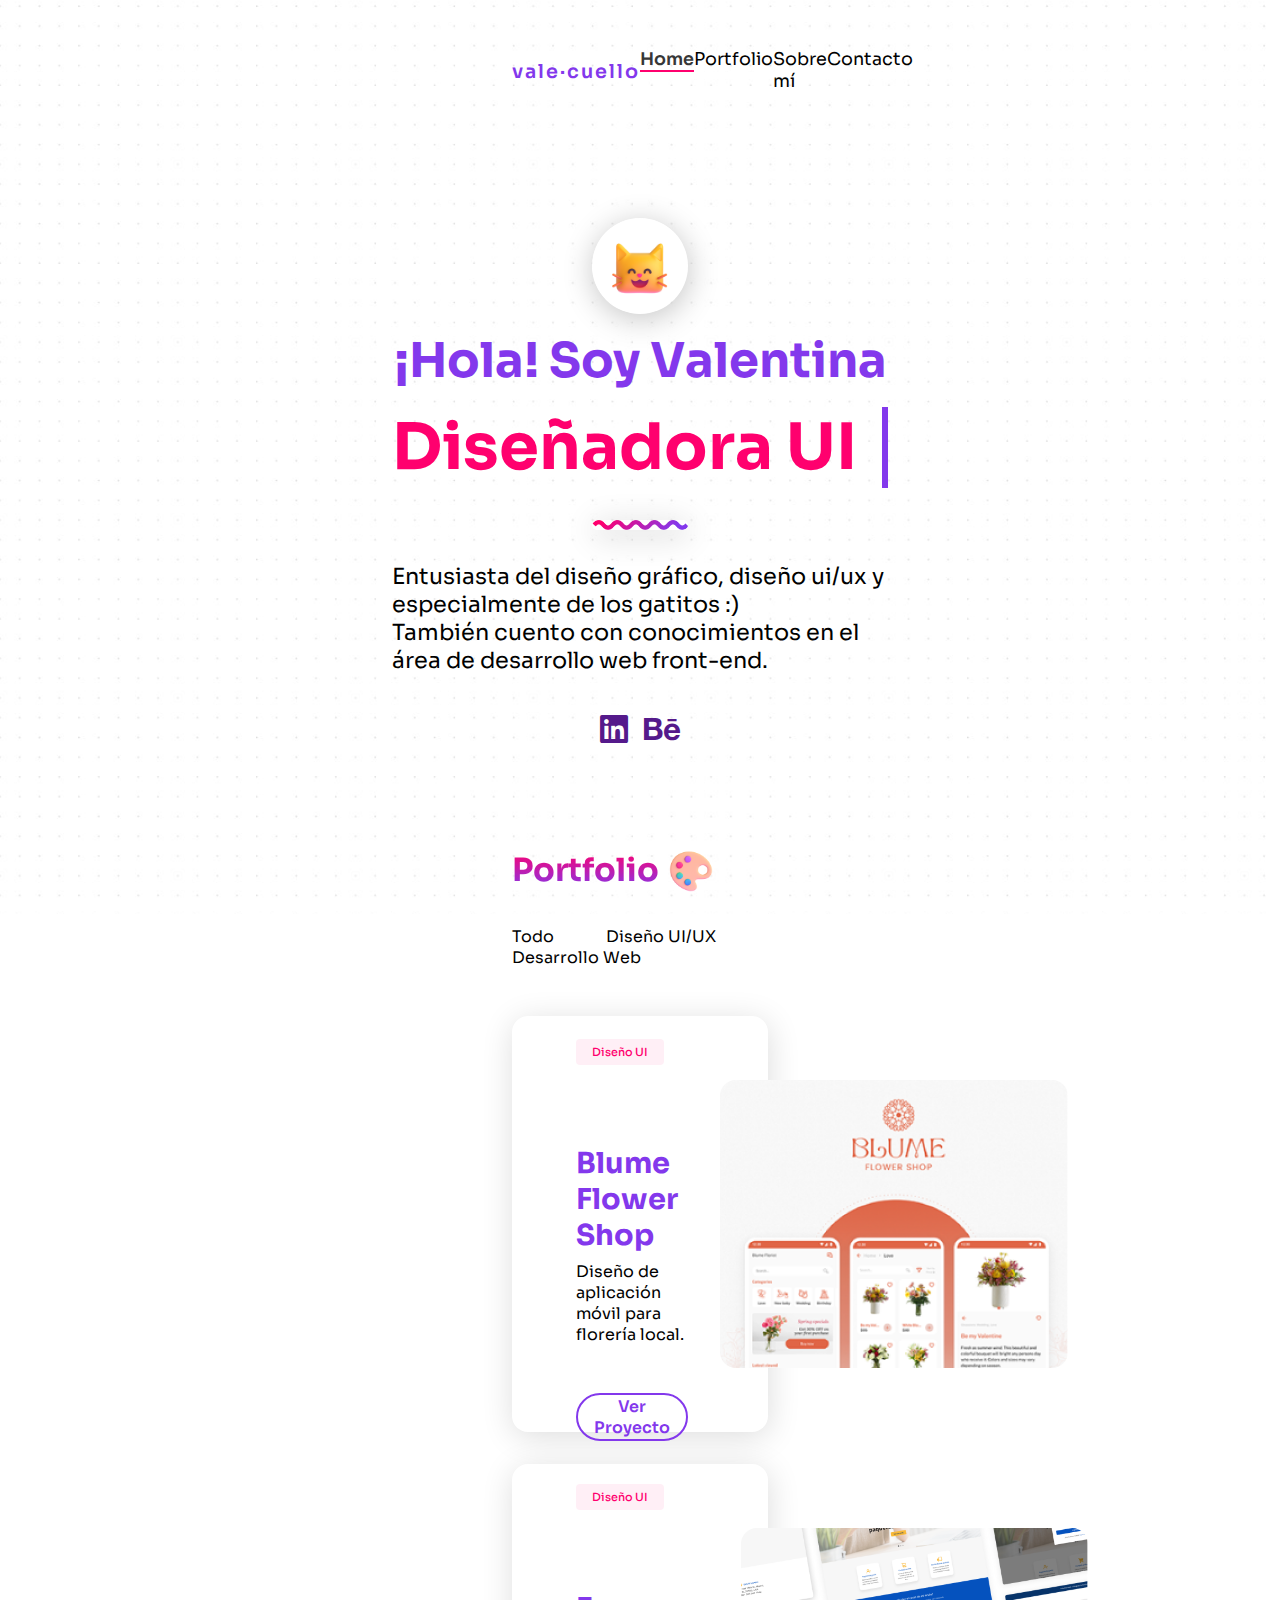
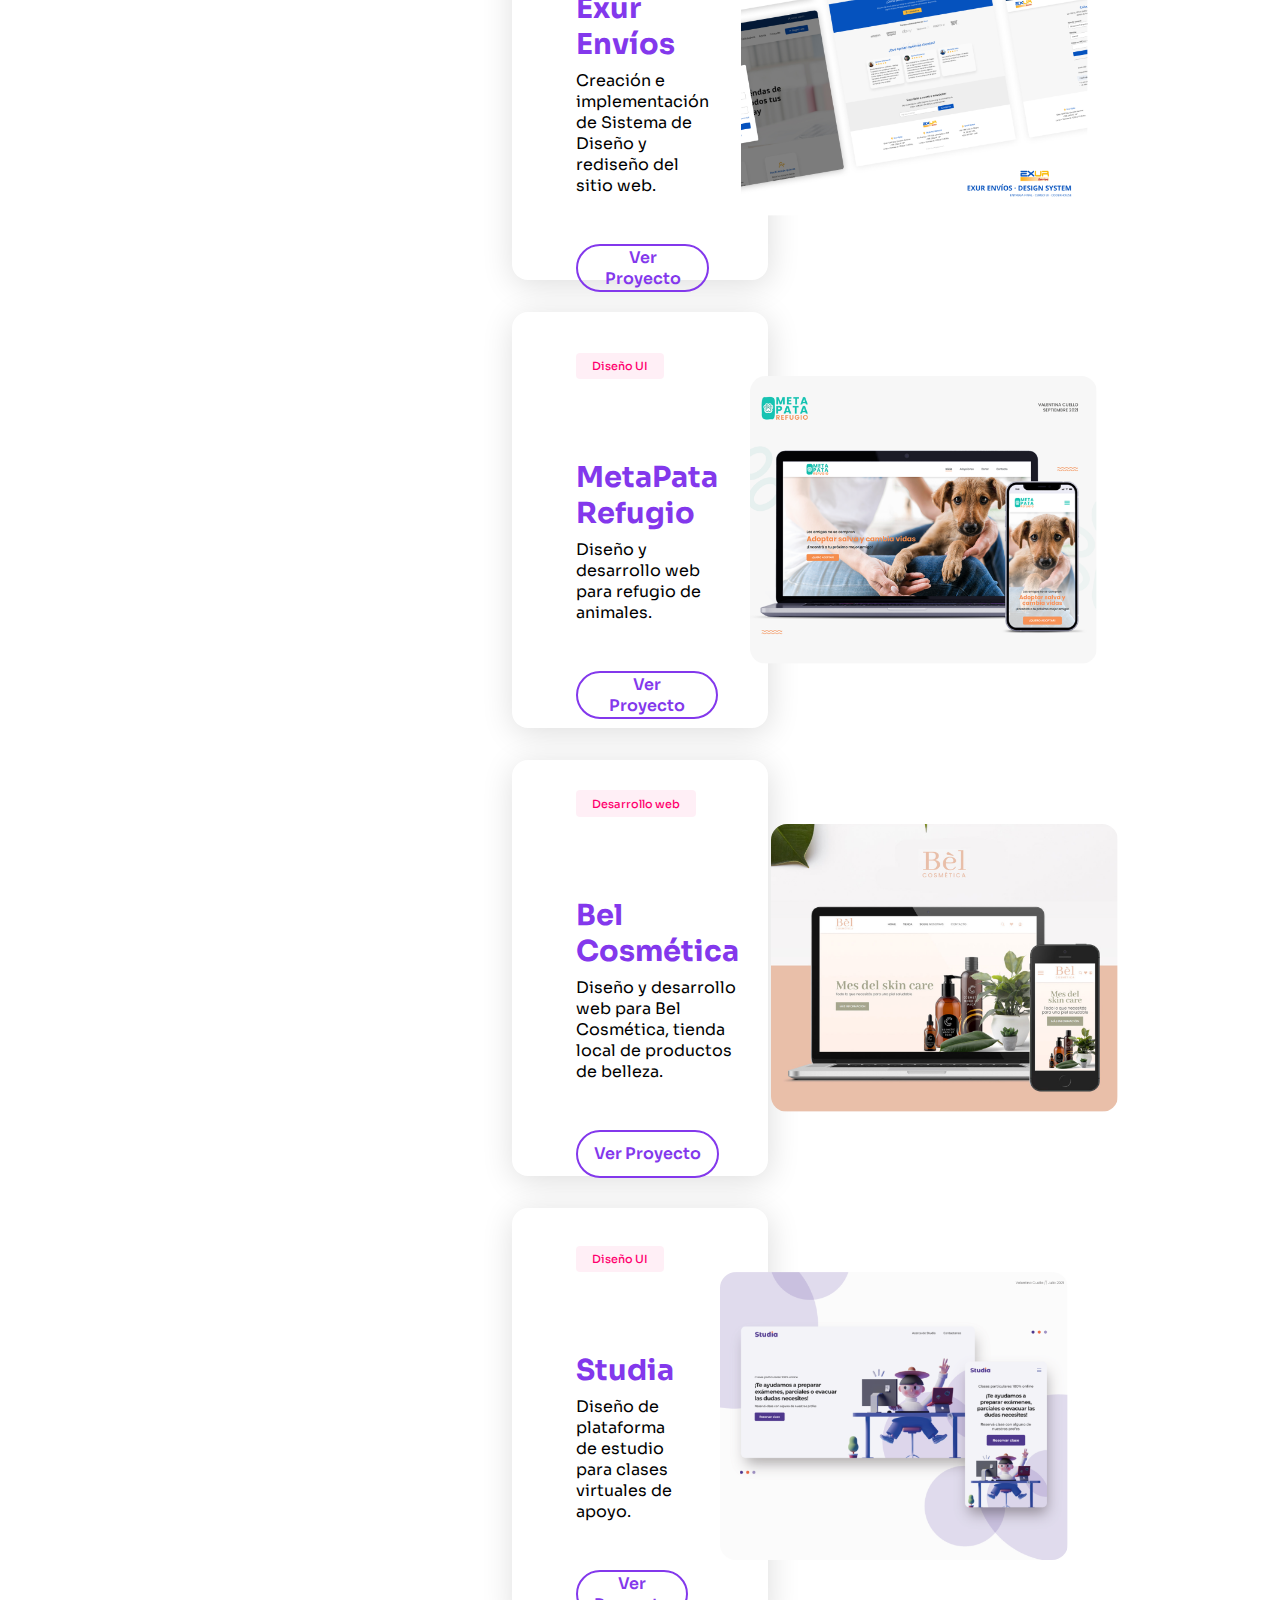
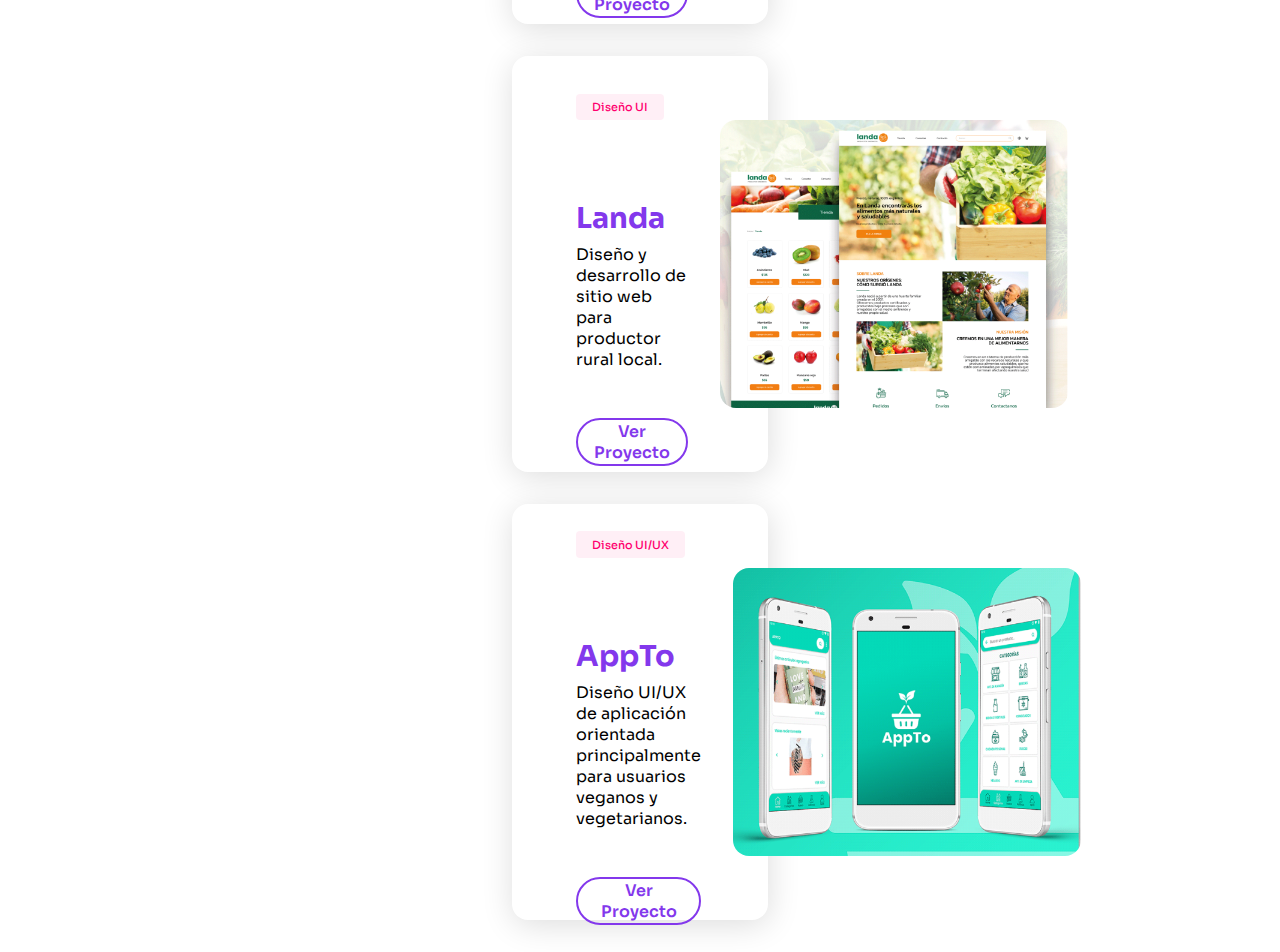
<file: index.html>
<!DOCTYPE html>
<html lang="en">

<head>
    <meta charset="UTF-8">
    <meta http-equiv="X-UA-Compatible" content="IE=edge">
    <meta name="viewport" content="width=device-width, initial-scale=1.0">
    <!--Tipografía-->
    <link rel="preconnect" href="https://fonts.googleapis.com">
    <link rel="preconnect" href="https://fonts.gstatic.com" crossorigin>
    <link
        href="https://fonts.googleapis.com/css2?family=Libre+Baskerville:ital,wght@0,400;0,700;1,400&family=Montserrat:ital,wght@0,100;0,200;0,300;1,200&family=Sora:wght@100;200;300;400;500;600;700;800&display=swap"
        rel="stylesheet">
    <!--Iconos-->
    <link rel="stylesheet" href="https://cdnjs.cloudflare.com/ajax/libs/font-awesome/6.0.0/css/all.min.css">
    <!--Links-->
    <link rel="stylesheet" href="styles.css" type="text/css">
    <title>Portfolio Vale Cuello</title>
</head>

<body>
    <header>
        <div class="navBar">
            <p class="pageTitle">vale·cuello</p>
            <nav>
                <ul class="links">
                    <li>
                        <a href="index.html" id="activePage">Home</a>
                    </li>
                    <li>
                        <a>Portfolio</a>
                    </li>
                    <li>
                        <a>Sobre mí</a>
                    </li>
                    <li>
                        <a>Contacto</a>
                    </li>
                </ul>
            </nav>
        </div>
    </header>
    <section class="hero">
        <div class="avatar">
            <img src="img/Avatar.png" alt="">
            <h1 class="saludoVale">¡Hola! Soy Valentina</h1>
            <p class="ocupacion">Diseñadora UI <span>&#160</span> </p>
            <img src="img/path.png" alt="" id="path">
            <p class="descripcion">Entusiasta del diseño gráfico, diseño ui/ux y especialmente de los gatitos :)
                <span>
                    También cuento con conocimientos en el área de desarrollo web front-end.
                </span>
            </p>
            <div class="rrss">
                <a href=""><i class="fa-brands fa-linkedin"></i></a>
                <a href=""><i class="fa-brands fa-behance"></i></a>
            </div>
        </div>
    </section>
    <section class="portfolio-container">
        <div class="title">
            <h2>Portfolio</h2>
            <img src="img/Portfolio.png" alt="">
        </div>
        <div class="filter-buttons">
            <button id="todos">Todo</button>
            <button id="uxui">Diseño UI/UX</button>
            <button id="devweb">Desarrollo Web</button>
        </div>
        <div class="gallery" id="gallery">
            
        </div>
    </section>


    <script src=https://cdnjs.cloudflare.com/ajax/libs/jquery/3.6.0/jquery.min.js
        integrity="sha256-/xUj+3OJU5yExlq6GSYGSHk7tPXikynS7ogEvDej/m4=" crossorigin="anonymous"></script>
    <script src="js/index.js"></script>
</body>

</html>
</file>
<file: styles.css>
*{
    padding: 0;
    margin: 0;
    font-family: "Sora";
}

:root {
    --purple: #8338EC;
    --purple-light: #8338ec3d;
    --magenta: #FF006E;
    --magenta-light: #ff006f10;
    --black: #373737;

}

nav{
    width: 50%;
}

a{
    text-decoration: none;
}

li{
    list-style: none;
}

body{
    padding: 1rem 32rem 0 32rem;
    background-image: url("img/Bg.png");
    
    background-attachment: fixed;
    background-position: center;
    background-repeat: no-repeat;
    background-size: cover;
}

/*Header*/
header{
    width: 100%;
}

.navBar{
    height: 10%;
    display: flex;
    justify-content: space-between;
    align-items: center;
    padding: 2rem 0;
}

.pageTitle{
    font-size: 1.2rem;
    font-weight: 600;
    letter-spacing: 2px;
    color: var(--purple);
}


.links{
    width: 100%;
    font-size: 1.1rem;
    display: flex;
    justify-content: space-between;
}

.links a::after {
    content: '';
    display: block;      
    width: 0%;
    height: 2px;
    background-color: var(--magenta);      
}

.links a:hover::after {
    width: 100%;
    transition: width .2s ease; 
}

#activePage{    
    font-weight: 600;
    color: var(--black);
}

#activePage::after{
    content: '';
    display: block;
    width: 100%;
    height: 2px;
    background-color: var(--magenta);
}


/*Hero section*/

.hero{
    min-height: 80vh;
    max-width: 100vw;
    display: flex;
    justify-content: center;
    align-items: center;
}

.avatar{
    display: flex;
    justify-content: center;
    align-items: center;
    flex-direction: column;

}

.avatar img{ 
    width: 6rem;
    box-shadow: 1px 5px 31px #c5c5c5;
    border-radius: 150px;
}

.saludoVale{
    font-size: 3rem;
    font-weight: 700;
    color: var(--purple);
    margin: 1rem 0;
}

.ocupacion{
    font-size: 4rem;
    color: var(--magenta);
    font-weight: 700;
    position: relative;

    display: block;
    white-space: nowrap;
    border-right: 6px solid var(--purple);
    width: 10ch;
    animation: typing 2s steps(10) , blink .5s infinite step-end  alternate;
    overflow:hidden;
}
    @keyFrames typing {

    from { width: 0}
    }

    @keyFrames blink {
    50% { border-color: transparent}
    }

#path{
    margin: 2rem 0;
}

.descripcion{
    font-size: 1.4rem;
}

.descripcion span{
    display: block;
}

.rrss{
    height: 3rem;
    width: 5rem;
    display: flex;
    justify-content: space-between;
    align-items: center;
    margin-top: 2rem;
}

.rrss a{
    font-size: 2rem;
}

.rrss a i:hover{
    color: var(--magenta);
}

/*Portfolio*/

.portfolio-container{
    width: 100%;
}

.title{
    display: flex;
    align-items: center;
}

.title h2{
    font-size: 2rem;
  background: -webkit-linear-gradient(var(--magenta), var(--purple));
  -webkit-background-clip: text;
  -webkit-text-fill-color: transparent;
}

.title img{
    width: 3rem;
    margin-left: .5rem;
}

.filter-buttons{
    margin: 2rem 0 3rem 0;
}

#todos, #uxui, #devweb{
    font-family: "Sora";
    font-size: 1rem;
    border: none;
    background-color: transparent;
    margin-right: 3rem;
}


#todo{
    font-weight: 700;
}

.filter-buttons button:focus::after{
    content: '';
    width: 100%;
    height: 3px;
    background-color: var(--purple);
    display: block;
}

.card-container{
    height: 18rem;
    background-color: #ffffff;
    display: flex;
    justify-content: space-between;
    align-items: center;
    padding: 4rem;
    box-shadow: 1px 5px 32px #dddddd;
    border-radius: 1rem;
    margin-bottom: 2rem;
    
    transition: all 0.2s ease-in-out;
}

.card-container:hover{
    transform: translateY(-8px);
    box-shadow: 1px 5px 32px #c9c9c9;
}


.tag{   
    display: inline-block;
    background-color: var(--magenta-light);
    border-radius: 4px;
    padding: .4rem 1rem;
    font-size: .7rem;
    font-weight: 500;
    color: var(--magenta);
    margin: 2rem 0;
    
}

.card-container .txt{
    margin: 3rem 0;
}

.card-container .txt h3{
    font-size: 1.8rem;
    font-weight: 700;
    color: var(--purple);
    margin-bottom: .5rem;
}

.card-container .txt p{
    width: 100%;
}

.card-container .details .btn button{
    height: 3rem;
    border: 2px solid var(--purple);
    background-color: transparent;
    font-size: 1rem;
    font-weight: 600;
    color: var(--purple);
    border-radius: 100px;    
    display: flex;
    justify-content: space-between;
    align-items: center;
    position: relative;
    padding: 1rem;
    transition: all 0.2s ease-in-out;
    
}

.card-container .details .btn button:hover{
    width: 12rem;
    display: flex;
    justify-content: space-evenly;
    align-items: center;
    background-color: var(--purple);
    color: #ffffff;
}

.card-container .details .btn button::after{
    content: '\f061';
    font-family: "Font Awesome 5 Free";
    font-weight: 600;
    color: #ffffff;
    display: none;    
} 

.card-container .details .btn button:hover::after{
    display: inline;
}

.card-container .details .btn button i{
    color: var(--purple);
}



.card-container .img-proyecto{
    height: 100%;
    margin-left: 2rem;
}


.card-container .img-proyecto img{
    height: 100%;
    border-radius: 1rem;
}



/*Detalle de proyecto*/
.back-btn{
    width: 100%;
    margin: 2rem 0;
}

.back-btn .back{
    height: 2rem;
    background-color: transparent;
    border: none;
    font-size: 1rem;
    font-weight: 600;
    color: var(--black);
    border-radius: 100px;    
    display: flex;
    justify-content: space-between;
    align-items: center;
    transition: all 0.2s ease-in-out;
}

.back-btn .back span{
    margin-right: .5rem;
}

.back-btn .back:hover{
    color: var(--purple);
}


.container{
    width: 100%;
}

.titulo-container{
    width: 100%;
    display: flex;
    flex-direction: column;
    align-items: center;
    margin-bottom: 3rem;
}

.titulo-container .titulo{
    font-size: 3rem;
    color: var(--purple);
}


.titulo-container #path{
    margin: unset;
    width: 9rem;
}

.img-container{
    width: 100%;
    display: flex;
    justify-content: center;
    border-radius: 2rem;
    overflow: hidden;
}

.img-container img{
    width: 100%;
    animation: float 2s ease-in infinite;
}

@keyframes float {
    0%{
        transform: translatey(0);
    } 
    50%{
        transform: translatey(.3rem);
    }
    100%{
        transform: translatey(0);
    }
}

.descripcion-container{
    margin-top: 3rem;
}

.descripcion-txt {
    margin-top: 1rem;
}

.descripcion-txt p:first-of-type{
    margin-bottom: 1rem;
}


.descripcion-container{
    margin: 6rem;
}

:is(.que-es, .problema, .solucion) :is(h3){
    font-size: 1.5rem;
    margin-bottom: .4rem;
}

:is(.que-es, .problema, .solucion) :is(p){
    margin-bottom: 4rem;
}

:is(.que-es, .problema, .solucion) :is(img){
    width: 3rem;
}


.galeria-proyecto{
    width: 100%;
    margin-top: 3rem;
}


.paso-uno, .paso-dos, .paso-tres, .paso-cuatro, .paso-cinco{
    width: 100%;
    position: relative;    
    display: flex;
    flex-direction: column;
    justify-content: center;
    align-items: center;
}

:is(.paso-uno, .paso-dos, .paso-tres, .paso-cuatro, .paso-cinco) :is(img):not(.conector){
    width: 100%;      
    border-radius: 1rem;
    overflow: hidden;
    box-shadow: 1px 5px 31px #ececec;
}

.conector{
    height: 10rem;
    margin: 2rem;
}


:is(.animacion) :is(img:first-of-type){
    position: absolute;    
    animation: opacity 2s infinite;    

}

@keyframes opacity {
    0%{
        opacity: 1;
    }
    25%{
        opacity: 0.75;
    }
    50%{
        opacity: 0.5;
    }
    75%{
        opacity: 0.25;
    }
    100%{
        opacity: 0;
    }
}

footer{
    width: 100%;
    height: 7rem;
    display: flex;
    justify-content: center;
    align-items: center;
    margin-top: 3rem;
}

.footer-txt{
    font-size: .8rem;
}

.footer-txt p{
    text-align: center;
}

.footer-txt span{
    display: block;
}


/* .ocupacion span{
    position: absolute;
    width: 0;
    right: 0;
    background: #ffffff;
    border-left: 4px solid var(--purple);

    animation: typing 5s infinite alternate steps(15);
}

@keyframes typing{
    from{
        width: 100%
    }

    to{
        width: 0;
    }
}     */
</file>
